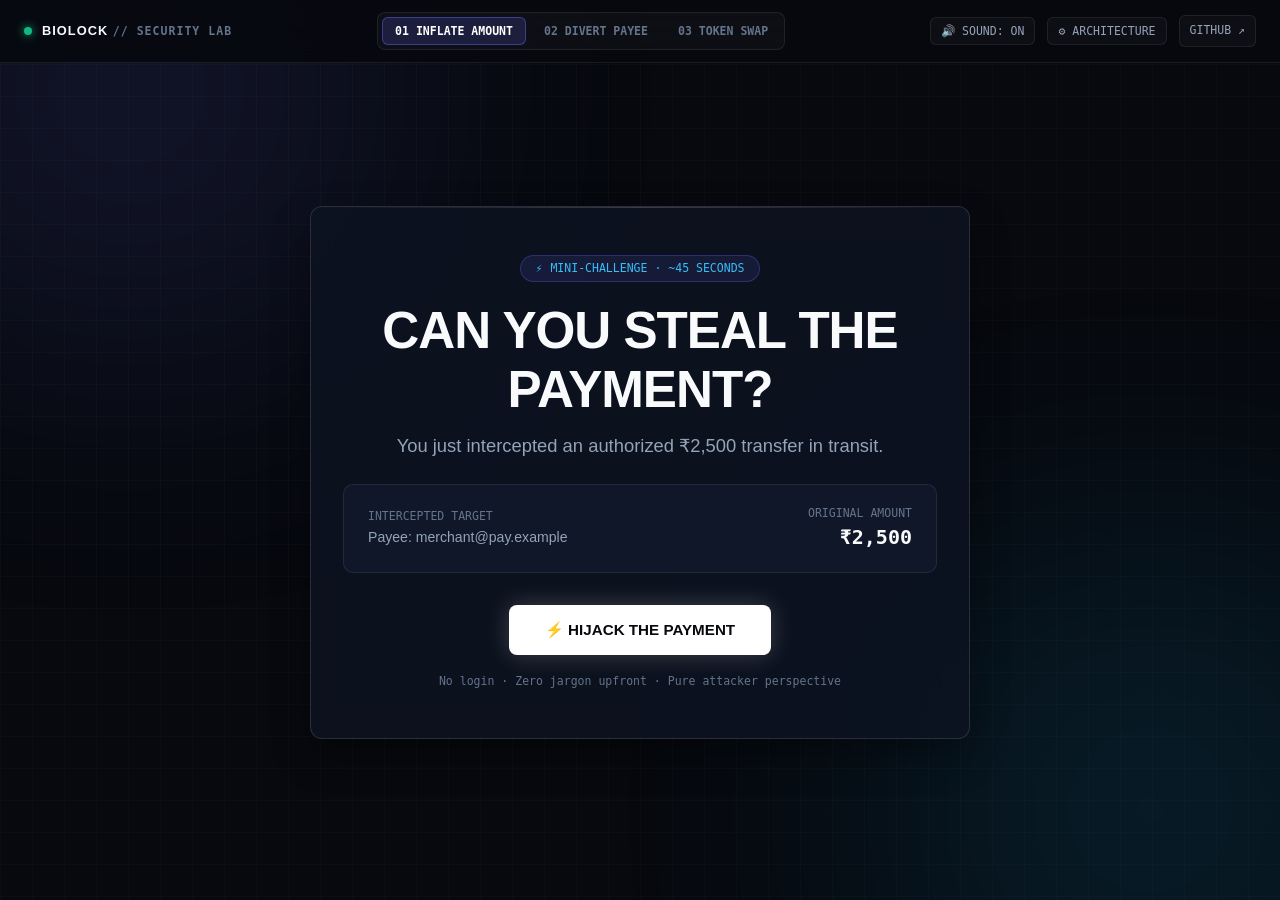
<file: index.html>
<!DOCTYPE html>
<html lang="en">
<head>
  <meta charset="UTF-8">
  <meta http-equiv="refresh" content="0; url=./lab/index.html">
  <title>Ishita Chaurasia — Security Engineering Lab</title>
  <script>
    window.location.replace("./lab/index.html");
  </script>
</head>
<body style="background: #07090e; color: #f8fafc; font-family: sans-serif; display: flex; align-items: center; justify-content: center; height: 100vh; margin: 0;">
  <p>Loading Engineering Lab... <a href="./lab/index.html" style="color: #6366f1;">Click here if not redirected</a>.</p>
</body>
</html>
</file>
<file: lab/styles.css>
/* BioLock Security Lab — Polished Security Research Stylesheet */
:root {
  --bg-dark: #07090e;
  --bg-card: rgba(13, 19, 33, 0.85);
  --bg-card-inner: rgba(18, 26, 44, 0.75);
  --border-subtle: rgba(255, 255, 255, 0.08);
  --border-card: rgba(255, 255, 255, 0.12);
  --border-focus: #6366f1;
  --border-glow: rgba(99, 102, 241, 0.4);

  --text-primary: #f8fafc;
  --text-secondary: #94a3b8;
  --text-muted: #64748b;
  --text-mono: #38bdf8;

  --accent-violet: #6366f1;
  --accent-violet-light: #818cf8;
  --accent-cyan: #0ea5e9;
  --accent-cyan-bright: #38bdf8;
  --status-danger: #ef4444;
  --status-danger-bg: rgba(239, 68, 68, 0.14);
  --status-success: #10b981;
  --status-success-bg: rgba(16, 185, 129, 0.14);

  --font-sans: -apple-system, BlinkMacSystemFont, "Segoe UI", "Inter", Roboto, sans-serif;
  --font-mono: "JetBrains Mono", "SF Mono", "Consolas", monospace;

  --transition-fast: 140ms cubic-bezier(0.16, 1, 0.3, 1);
  --transition-med: 240ms cubic-bezier(0.16, 1, 0.3, 1);
}

* {
  box-sizing: border-box;
  margin: 0;
  padding: 0;
}

body {
  background-color: var(--bg-dark);
  color: var(--text-primary);
  font-family: var(--font-sans);
  line-height: 1.5;
  min-height: 100vh;
  overflow-x: hidden;
  position: relative;
  -webkit-font-smoothing: antialiased;
}

/* Subtle background technical grid */
body::before {
  content: "";
  position: fixed;
  inset: 0;
  background-image: 
    linear-gradient(to right, rgba(255, 255, 255, 0.02) 1px, transparent 1px),
    linear-gradient(to bottom, rgba(255, 255, 255, 0.02) 1px, transparent 1px);
  background-size: 32px 32px;
  pointer-events: none;
  z-index: 0;
}

/* Ambient light glow */
.ambient-glow {
  position: fixed;
  width: 500px;
  height: 500px;
  border-radius: 50%;
  filter: blur(140px);
  opacity: 0.16;
  pointer-events: none;
  z-index: 0;
}

.glow-violet {
  top: -160px;
  left: -120px;
  background: var(--accent-violet);
}

.glow-cyan {
  bottom: -160px;
  right: -120px;
  background: var(--accent-cyan);
}

/* Header HUD */
.lab-header {
  position: sticky;
  top: 0;
  z-index: 40;
  backdrop-filter: blur(20px);
  -webkit-backdrop-filter: blur(20px);
  background: rgba(7, 9, 14, 0.88);
  border-bottom: 1px solid var(--border-subtle);
  padding: 12px 24px;
  display: flex;
  align-items: center;
  justify-content: space-between;
  gap: 16px;
}

.brand-section {
  display: flex;
  align-items: center;
  gap: 10px;
}

.status-dot {
  width: 8px;
  height: 8px;
  border-radius: 50%;
  background: var(--status-success);
  box-shadow: 0 0 10px var(--status-success);
  animation: pulse-dot 2s infinite;
}

@keyframes pulse-dot {
  0%, 100% { opacity: 1; transform: scale(1); }
  50% { opacity: 0.4; transform: scale(0.9); }
}

.brand-title {
  font-size: 0.8rem;
  letter-spacing: 0.08em;
  font-weight: 700;
  text-transform: uppercase;
  color: var(--text-primary);
}

.mission-nav {
  display: flex;
  align-items: center;
  gap: 6px;
  background: rgba(255, 255, 255, 0.03);
  padding: 4px;
  border-radius: 8px;
  border: 1px solid var(--border-subtle);
}

.mission-tab {
  background: transparent;
  border: none;
  color: var(--text-muted);
  padding: 6px 12px;
  font-size: 0.72rem;
  font-family: var(--font-mono);
  font-weight: 600;
  border-radius: 6px;
  cursor: pointer;
  transition: all var(--transition-fast);
}

.mission-tab:hover {
  color: var(--text-primary);
}

.mission-tab.active {
  background: rgba(99, 102, 241, 0.18);
  color: #ffffff;
  border: 1px solid rgba(99, 102, 241, 0.45);
}

.hud-actions {
  display: flex;
  align-items: center;
  gap: 12px;
}

.hud-btn {
  background: rgba(255, 255, 255, 0.03);
  border: 1px solid var(--border-subtle);
  border-radius: 6px;
  color: var(--text-secondary);
  font-family: var(--font-mono);
  font-size: 0.72rem;
  padding: 6px 10px;
  cursor: pointer;
  display: inline-flex;
  align-items: center;
  gap: 6px;
  text-decoration: none;
  transition: all var(--transition-fast);
}

.hud-btn:hover {
  background: rgba(255, 255, 255, 0.06);
  color: var(--text-primary);
  border-color: rgba(255, 255, 255, 0.2);
}

/* Main Container — Vertically Centered on Desktop */
.lab-main {
  position: relative;
  z-index: 10;
  max-width: 1040px;
  margin: 0 auto;
  padding: 32px 20px 48px;
  min-height: calc(100vh - 65px);
  display: flex;
  flex-direction: column;
  justify-content: center;
}

/* Glass Panels */
.glass-panel {
  backdrop-filter: blur(16px);
  -webkit-backdrop-filter: blur(16px);
  background: var(--bg-card);
  border: 1px solid var(--border-card);
  border-radius: 12px;
  box-shadow: 0 16px 36px rgba(0, 0, 0, 0.35);
  position: relative;
  overflow: hidden;
}

.glass-panel::before {
  content: "";
  position: absolute;
  top: 0;
  left: 0;
  right: 0;
  height: 1px;
  background: linear-gradient(90deg, transparent, rgba(255, 255, 255, 0.18), transparent);
}

/* Screen visibility */
.game-screen {
  display: none;
  animation: fadeIn 180ms ease-out forwards;
}

.game-screen.active {
  display: block;
}

@keyframes fadeIn {
  from { opacity: 0; transform: translateY(6px); }
  to { opacity: 1; transform: translateY(0); }
}

/* Screen 1: The Hook */
.screen-landing {
  max-width: 660px;
  margin: 0 auto;
  padding: 48px 32px;
  text-align: center;
}

.landing-pill {
  display: inline-flex;
  align-items: center;
  gap: 8px;
  padding: 4px 14px;
  background: rgba(99, 102, 241, 0.12);
  border: 1px solid rgba(99, 102, 241, 0.3);
  border-radius: 20px;
  font-family: var(--font-mono);
  font-size: 0.72rem;
  color: var(--accent-cyan-bright);
  margin-bottom: 20px;
}

.landing-title {
  font-size: clamp(2.2rem, 5vw, 3.2rem);
  font-weight: 800;
  letter-spacing: -0.02em;
  line-height: 1.15;
  margin-bottom: 12px;
}

.landing-sub {
  font-size: 1.15rem;
  color: var(--text-secondary);
  margin-bottom: 24px;
}

.target-preview-box {
  background: var(--bg-card-inner);
  border: 1px solid var(--border-subtle);
  border-radius: 10px;
  padding: 20px 24px;
  margin: 0 auto 32px;
  text-align: left;
  display: flex;
  align-items: center;
  justify-content: space-between;
}

.target-label {
  font-family: var(--font-mono);
  font-size: 0.72rem;
  color: var(--text-muted);
  text-transform: uppercase;
}

.target-val {
  font-family: var(--font-mono);
  font-size: 1.25rem;
  font-weight: 700;
  color: var(--text-primary);
}

.btn-big-attack {
  display: inline-flex;
  align-items: center;
  justify-content: center;
  gap: 10px;
  background: #ffffff;
  color: #07090e;
  border: none;
  font-size: 0.95rem;
  font-weight: 700;
  padding: 16px 36px;
  border-radius: 8px;
  cursor: pointer;
  transition: all var(--transition-fast);
  box-shadow: 0 0 24px rgba(255, 255, 255, 0.2);
}

.btn-big-attack:hover {
  background: #f1f5f9;
  transform: translateY(-2px);
  box-shadow: 0 0 32px rgba(255, 255, 255, 0.35);
}

.btn-big-attack:active {
  transform: scale(0.98);
}

.landing-footnote {
  color: var(--text-muted);
  font-family: var(--font-mono);
  font-size: 0.72rem;
  margin-top: 18px;
}

/* Screen 2: Attack Stage (2-Column Clear Layout) */
.stage-grid {
  display: grid;
  grid-template-columns: 1fr 1.15fr;
  gap: 24px;
  align-items: start;
}

@media (max-width: 820px) {
  .stage-grid {
    grid-template-columns: 1fr;
  }
}

.panel-header {
  padding: 14px 18px;
  border-bottom: 1px solid var(--border-subtle);
  display: flex;
  align-items: center;
  justify-content: space-between;
  background: rgba(255, 255, 255, 0.02);
}

.panel-title {
  font-family: var(--font-mono);
  font-size: 0.74rem;
  font-weight: 700;
  color: var(--text-secondary);
  text-transform: uppercase;
  letter-spacing: 0.06em;
  display: flex;
  align-items: center;
  gap: 8px;
}

.badge-tag {
  padding: 3px 8px;
  border-radius: 4px;
  font-family: var(--font-mono);
  font-size: 0.68rem;
  font-weight: 600;
  text-transform: uppercase;
}

.badge-green {
  background: var(--status-success-bg);
  color: var(--status-success);
  border: 1px solid rgba(16, 185, 129, 0.3);
}

.badge-red {
  background: var(--status-danger-bg);
  color: var(--status-danger);
  border: 1px solid rgba(239, 68, 68, 0.3);
}

.card-padding {
  padding: 20px;
}

/* Intercepted payment card presentation */
.tx-item {
  background: var(--bg-card-inner);
  border: 1px solid var(--border-subtle);
  border-radius: 8px;
  padding: 12px 14px;
  margin-bottom: 10px;
  display: flex;
  align-items: center;
  justify-content: space-between;
  transition: all var(--transition-fast);
}

.tx-item.tampered {
  border-color: var(--status-danger);
  background: var(--status-danger-bg);
}

.tx-label {
  font-family: var(--font-mono);
  font-size: 0.72rem;
  color: var(--text-muted);
}

.tx-val {
  font-family: var(--font-mono);
  font-size: 0.92rem;
  font-weight: 600;
}

.tx-val.crossed {
  text-decoration: line-through;
  color: #f87171;
  opacity: 0.6;
  margin-right: 6px;
}

.tx-val.hacked {
  color: var(--status-danger);
  font-weight: 700;
}

.digital-seal-box {
  background: rgba(0, 0, 0, 0.4);
  border: 1px solid var(--border-subtle);
  border-radius: 8px;
  padding: 12px 14px;
  margin-top: 14px;
  display: flex;
  align-items: center;
  gap: 12px;
}

.seal-icon {
  font-size: 1.15rem;
}

.seal-text {
  font-family: var(--font-mono);
  font-size: 0.72rem;
  color: var(--text-secondary);
  line-height: 1.4;
}

/* Attack Control Panel (Right) — Refined Sophisticated Style */
.attack-box {
  display: flex;
  flex-direction: column;
  gap: 16px;
}

.prompt-step {
  font-family: var(--font-mono);
  font-size: 0.72rem;
  color: var(--accent-violet-light);
  text-transform: uppercase;
  letter-spacing: 0.08em;
  margin-bottom: 4px;
}

.prompt-question {
  font-size: 1.05rem;
  font-weight: 700;
  color: var(--text-primary);
}

.attack-options-list {
  display: flex;
  flex-direction: column;
  gap: 8px;
}

.attack-choice-btn {
  background: var(--bg-card-inner);
  border: 1px solid var(--border-card);
  border-radius: 8px;
  padding: 12px 16px;
  color: var(--text-primary);
  font-family: var(--font-sans);
  font-size: 0.86rem;
  cursor: pointer;
  display: flex;
  align-items: center;
  justify-content: space-between;
  transition: all var(--transition-fast);
  text-align: left;
}

.attack-choice-btn:hover {
  border-color: var(--accent-violet);
  background: rgba(99, 102, 241, 0.12);
  transform: translateY(-1px);
}

.attack-choice-btn:active {
  transform: scale(0.99);
}

.attack-choice-btn.selected {
  border-color: var(--accent-violet);
  background: rgba(99, 102, 241, 0.22);
  box-shadow: 0 0 14px var(--border-glow);
}

.choice-idx {
  font-family: var(--font-mono);
  font-size: 0.72rem;
  color: var(--accent-violet-light);
  font-weight: 700;
  margin-right: 10px;
}

.choice-title {
  font-family: var(--font-mono);
  font-size: 0.8rem;
  font-weight: 600;
  color: #fff;
  letter-spacing: 0.04em;
}

.choice-amount {
  font-family: var(--font-mono);
  font-size: 0.86rem;
  font-weight: 700;
  color: var(--status-danger);
}

.transmit-btn {
  background: var(--status-danger);
  color: #ffffff;
  border: none;
  border-radius: 8px;
  padding: 15px;
  font-family: var(--font-mono);
  font-size: 0.88rem;
  font-weight: 700;
  letter-spacing: 0.04em;
  cursor: pointer;
  display: flex;
  align-items: center;
  justify-content: center;
  gap: 10px;
  transition: all var(--transition-fast);
  box-shadow: 0 0 24px rgba(239, 68, 68, 0.3);
  margin-top: 6px;
}

.transmit-btn:hover {
  background: #dc2626;
  box-shadow: 0 0 32px rgba(239, 68, 68, 0.45);
}

.transmit-btn:active {
  transform: scale(0.98);
}

/* Screen 3: The Suspense */
.screen-suspense {
  max-width: 620px;
  margin: 0 auto;
  padding: 44px 32px;
  text-align: center;
}

.scanner-ring {
  width: 64px;
  height: 64px;
  border: 3px solid rgba(14, 165, 233, 0.2);
  border-top-color: var(--accent-cyan-bright);
  border-radius: 50%;
  margin: 0 auto 20px;
  animation: spin 0.8s linear infinite;
}

@keyframes spin {
  to { transform: rotate(360deg); }
}

.suspense-status {
  font-family: var(--font-mono);
  font-size: 0.82rem;
  color: var(--accent-cyan-bright);
  letter-spacing: 0.08em;
  text-transform: uppercase;
  margin-bottom: 8px;
}

.suspense-headline {
  font-size: 1.4rem;
  font-weight: 700;
  color: var(--text-primary);
  margin-bottom: 24px;
}

.diff-flash-box {
  background: rgba(0, 0, 0, 0.5);
  border: 1px solid var(--border-subtle);
  border-radius: 8px;
  padding: 18px;
  display: flex;
  justify-content: space-around;
  font-family: var(--font-mono);
  font-size: 0.82rem;
}

/* Screen 4: Caught & Why It Failed */
.screen-caught {
  max-width: 700px;
  margin: 0 auto;
  padding: 40px 32px;
  text-align: center;
}

.alarm-icon {
  width: 52px;
  height: 52px;
  border-radius: 50%;
  background: var(--status-danger-bg);
  color: var(--status-danger);
  border: 1px solid rgba(239, 68, 68, 0.4);
  display: inline-flex;
  align-items: center;
  justify-content: center;
  font-size: 1.4rem;
  font-weight: 800;
  margin-bottom: 16px;
  box-shadow: 0 0 28px rgba(239, 68, 68, 0.25);
}

.caught-title {
  font-size: 1.8rem;
  font-weight: 800;
  letter-spacing: -0.01em;
  margin-bottom: 4px;
}

.caught-sub {
  font-family: var(--font-mono);
  font-size: 0.82rem;
  color: var(--status-danger);
  letter-spacing: 0.08em;
  text-transform: uppercase;
  margin-bottom: 22px;
}

.caught-summary-card {
  background: var(--bg-card-inner);
  border: 1px solid var(--border-subtle);
  border-radius: 10px;
  padding: 22px;
  text-align: left;
  margin-bottom: 22px;
  font-size: 0.92rem;
  line-height: 1.6;
}

.caught-summary-card strong {
  color: var(--text-primary);
}

/* Technical Details Box */
.tech-details-box {
  background: rgba(0, 0, 0, 0.45);
  border: 1px solid var(--border-subtle);
  border-radius: 8px;
  padding: 18px;
  text-align: left;
  margin-bottom: 24px;
}

.tech-details-title {
  font-family: var(--font-mono);
  font-size: 0.74rem;
  color: var(--accent-cyan-bright);
  text-transform: uppercase;
  margin-bottom: 8px;
  display: flex;
  align-items: center;
  gap: 8px;
}

.tech-formula {
  font-family: var(--font-mono);
  font-size: 0.78rem;
  color: var(--text-mono);
  background: rgba(0, 0, 0, 0.4);
  padding: 10px 14px;
  border-radius: 6px;
  margin: 10px 0;
  word-break: break-all;
}

.caught-actions {
  display: flex;
  gap: 12px;
  justify-content: center;
  flex-wrap: wrap;
}

.btn-next-mission {
  background: #ffffff;
  color: #07090e;
  border: none;
  font-family: var(--font-mono);
  font-size: 0.84rem;
  font-weight: 700;
  padding: 13px 26px;
  border-radius: 8px;
  cursor: pointer;
  transition: all var(--transition-fast);
}

.btn-next-mission:hover {
  background: #e2e8f0;
  transform: translateY(-1px);
}

.btn-next-mission:active {
  transform: scale(0.98);
}

.btn-secondary-action {
  background: rgba(255, 255, 255, 0.04);
  color: var(--text-primary);
  border: 1px solid var(--border-card);
  font-family: var(--font-mono);
  font-size: 0.82rem;
  padding: 13px 20px;
  border-radius: 8px;
  cursor: pointer;
  transition: all var(--transition-fast);
}

.btn-secondary-action:hover {
  background: rgba(255, 255, 255, 0.08);
}

/* Screen 5: Mission 3 (Interactive Token Swap Challenge) */
.m3-container {
  max-width: 760px;
  margin: 0 auto;
  padding: 32px 28px;
}

.m3-target-card {
  background: var(--bg-card-inner);
  border: 1px solid var(--border-card);
  border-radius: 10px;
  padding: 18px 20px;
  margin-bottom: 20px;
  display: flex;
  align-items: center;
  justify-content: space-between;
}

.m3-tokens-grid {
  display: grid;
  grid-template-columns: 1fr 1fr;
  gap: 16px;
  margin-bottom: 22px;
}

@media (max-width: 680px) {
  .m3-tokens-grid {
    grid-template-columns: 1fr;
  }
}

.m3-token-card {
  background: var(--bg-card-inner);
  border: 1px solid var(--border-subtle);
  border-radius: 10px;
  padding: 16px 18px;
  cursor: pointer;
  transition: all var(--transition-fast);
  text-align: left;
}

.m3-token-card:hover {
  border-color: rgba(255, 255, 255, 0.25);
  transform: translateY(-2px);
}

.m3-token-card.selected {
  border-color: var(--accent-violet);
  background: rgba(99, 102, 241, 0.16);
  box-shadow: 0 0 16px var(--border-glow);
}

.m3-result-box {
  border-radius: 8px;
  padding: 20px;
  margin-top: 20px;
  text-align: left;
  display: none;
  animation: fadeIn 180ms ease-out forwards;
}

.m3-result-box.mismatch-state {
  display: block;
  background: var(--status-danger-bg);
  border: 1px solid rgba(239, 68, 68, 0.35);
}

.m3-result-box.matched-state {
  display: block;
  background: var(--status-success-bg);
  border: 1px solid rgba(16, 185, 129, 0.35);
}

.m3-diff-table {
  width: 100%;
  margin: 14px 0 10px;
  font-family: var(--font-mono);
  font-size: 0.8rem;
  border-collapse: collapse;
}

.m3-diff-table td {
  padding: 6px 10px;
  border-bottom: 1px solid rgba(255, 255, 255, 0.06);
}

/* Architecture Drawer */
.modal-overlay {
  position: fixed;
  inset: 0;
  z-index: 100;
  background: rgba(7, 9, 14, 0.85);
  backdrop-filter: blur(16px);
  -webkit-backdrop-filter: blur(16px);
  display: flex;
  align-items: center;
  justify-content: center;
  padding: 20px;
  opacity: 0;
  pointer-events: none;
  transition: opacity var(--transition-med);
}

.modal-overlay.open {
  opacity: 1;
  pointer-events: auto;
}

.modal-sheet {
  background: #0d1321;
  border: 1px solid var(--border-card);
  border-radius: 12px;
  max-width: 760px;
  width: 100%;
  max-height: 85vh;
  overflow-y: auto;
  padding: 28px;
}

pre.code-viewer {
  background: rgba(0, 0, 0, 0.6);
  border: 1px solid var(--border-subtle);
  border-radius: 8px;
  padding: 16px;
  font-family: var(--font-mono);
  font-size: 0.78rem;
  color: var(--accent-cyan-bright);
  overflow-x: auto;
  margin: 14px 0;
}

/* Reduced motion */
@media (prefers-reduced-motion: reduce) {
  *, *::before, *::after {
    animation-duration: 0.01ms !important;
    animation-iteration-count: 1 !important;
    transition-duration: 0.01ms !important;
  }
}
</file>
